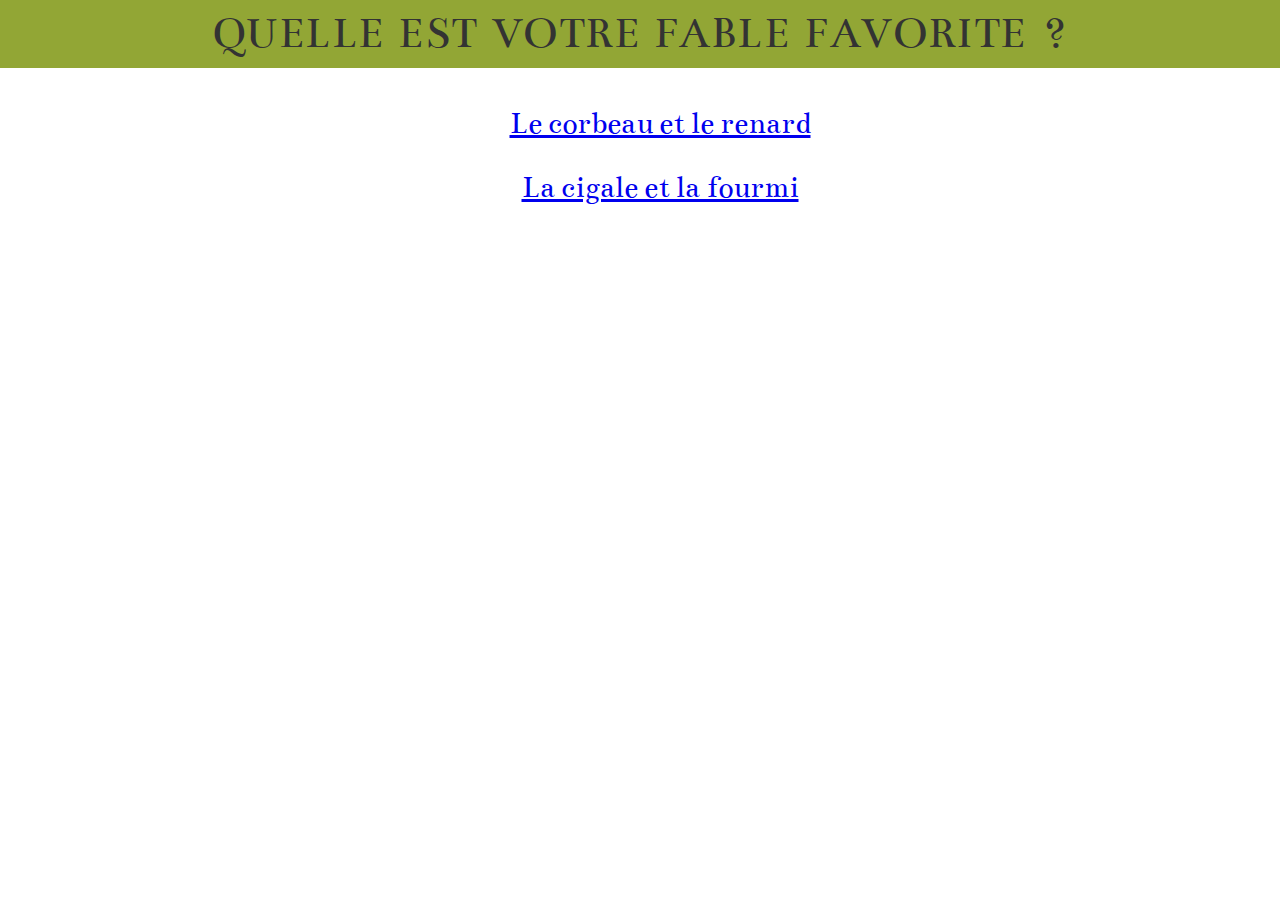
<file: index.html>
<!DOCTYPE html>
<html lang="fr">

    <head>
        <meta charset="utf-8">
        <meta
            name="description"
            content="Les fables de la fontaine, page d’orientation"
        >
        <meta
            name="keywords"
            content="fables, la fontaine, cigale, fourmi"
        >
        <meta
            name="author"
            content="TECG-CPW"
        >
        <title>Choisissez votre fâble de Jean de La Fontaine</title>
        <link
            rel="stylesheet"
            href="./css/styles.css"
        >
    </head>

    <body>
        <h1>Quelle est votre fable favorite&nbsp;?</h1>
        <ul id="menu">
            <li><a href="./html/corbeau.html">Le corbeau et le renard</a></li>
            <li><a href="./html/cigale.html">La cigale et la fourmi</a></li>
        </ul>
    </body>

</html>
</file>
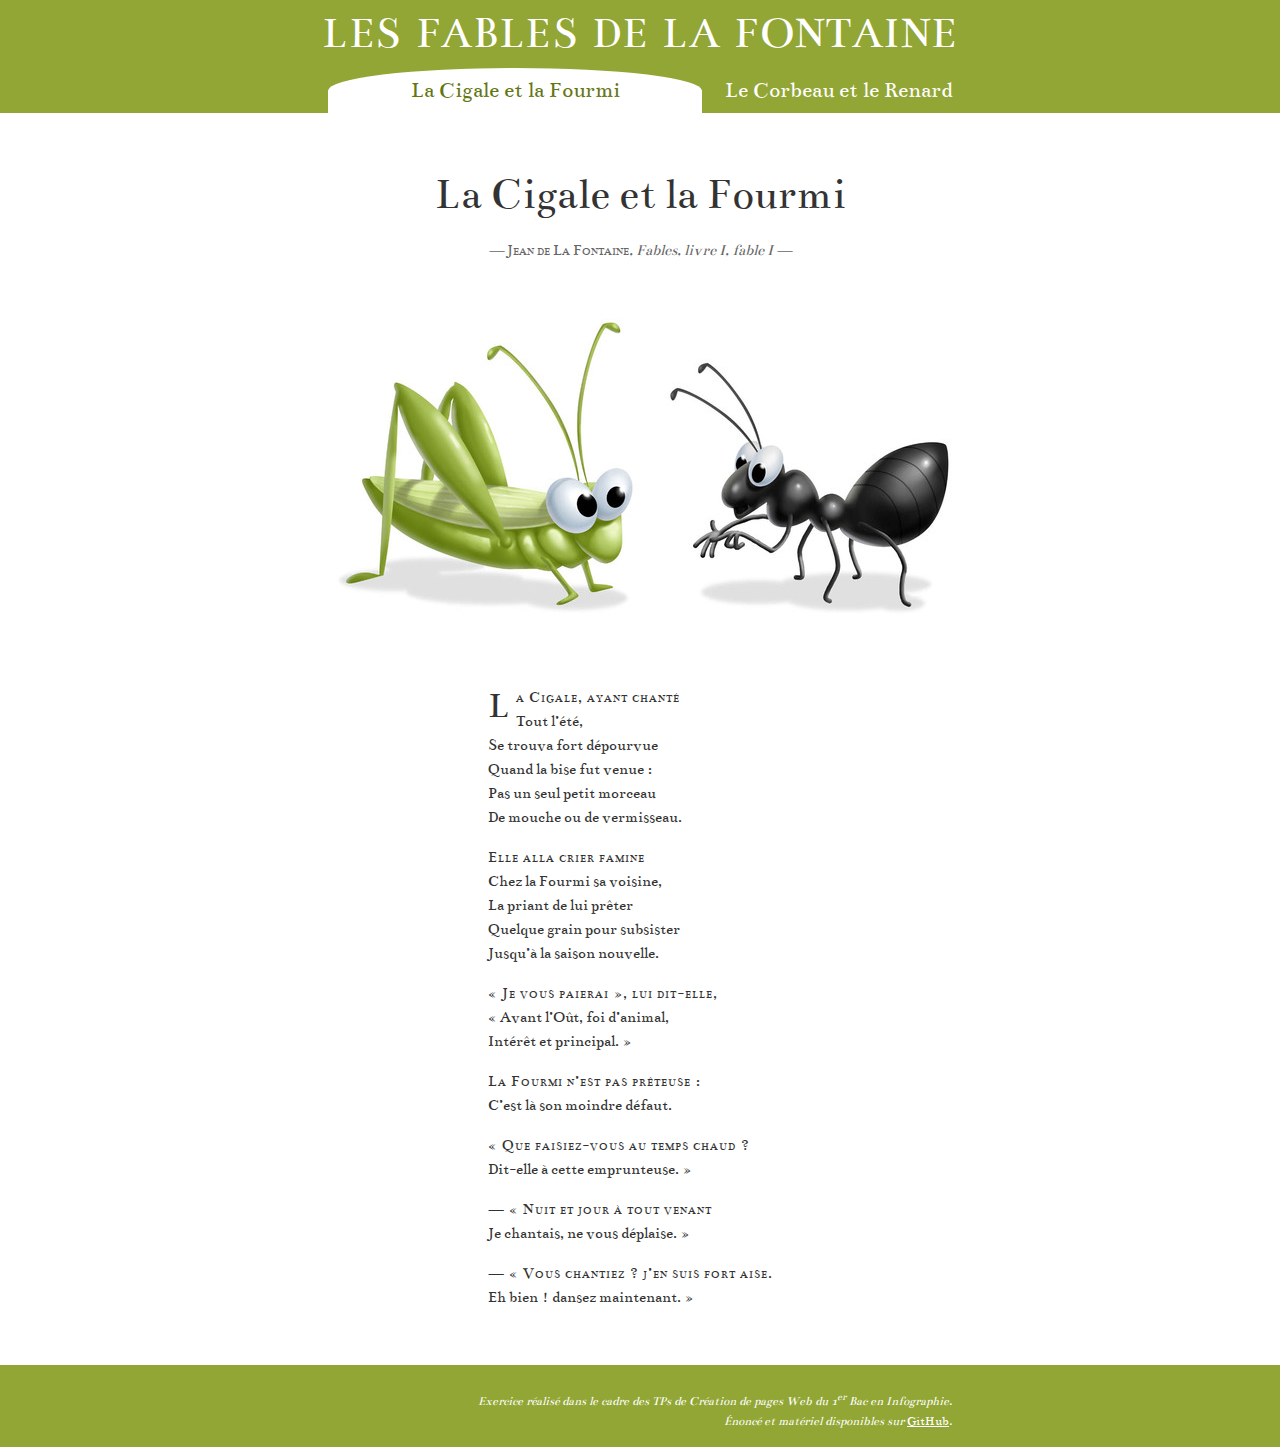
<file: html/cigale.html>
<!-- 
	Exercice original proposé par P. Worontzoff
	Version revue pour labo HTML 10/2021
-->
<!DOCTYPE html>
<html lang="fr">

    <head>
        <meta charset="UTF-8">
        <title>
            La Cigale et la Fourmi – Fables de La Fontaine
        </title>
        <meta
            name="author"
            content="TECG-CPW"
        >
        <meta
            name="keywords"
            content="Fables de La Fontaine, Jean de Lafontaine, fables, cigale et fourmi, cigale, fourmi"
        >
        <meta
            name="description"
            content="La Cigale et la Fourmi est la première fable du livre I de Jean de La Fontaine située dans le premier recueil des Fables de La Fontaine édité en 1668."
        >
        <link
            rel="stylesheet"
            href="../css/styles.css"
        >
    </head>

    <body>
        <header>
            <h1>
                Les fables de La Fontaine
            </h1>
            <nav>
                <h2>
                    Menu principal
                </h2>
                <ul>
                    <li class="active">
                        <a href="#">La Cigale et la Fourmi</a>
                    </li>
                    <li>
                        <a
                            href="./corbeau.html"
                            title="Lire la fable Le Corbeau et le Renard"
                        >Le Corbeau et le Renard</a>
                    </li>
                </ul>
            </nav>
        </header>
        <main>
            <article>
                <h2>
                    La Cigale et la Fourmi
                </h2>
                <p class="source">
                    <cite class="author">Jean de La Fontaine</cite>, <cite class="work">Fables, livre I, fable I</cite>
                </p>
                <figure>
                    <img
                        src="../img/cigale-fourmi.jpg"
                        width="640"
                        height="320"
                        alt="La cigale et la fourmi en pleine discussion"
                        title="La Cigale et la Fourmi - illustration"
                    >
                </figure>
                <blockquote>
                    <p>
                        La Cigale, ayant chanté<br>
                        Tout l’été,<br>
                        Se trouva fort dépourvue<br>
                        Quand la bise fut venue&nbsp;:<br>
                        Pas un seul petit morceau<br>
                        De mouche ou de vermisseau.
                    </p>
                    <p>
                        Elle alla crier famine<br>
                        Chez la Fourmi sa voisine,<br>
                        La priant de lui prêter<br>
                        Quelque grain pour subsister<br>
                        Jusqu’à la saison nouvelle.
                    </p>
                    <p>
                        <q>Je vous paierai</q>, lui dit-elle,<br>
                        <q>Avant l’Oût, foi d’animal,<br>
                           Intérêt et principal.</q>
                    </p>
                    <p>
                        La Fourmi n’est pas prêteuse&nbsp;:<br>
                        C’est là son moindre défaut.
                    </p>
                    <p>
                        <q>Que faisiez-vous au temps chaud&nbsp;?<br>
                           Dit-elle à cette emprunteuse.</q>
                    </p>
                    <p>
                        &mdash; <q>Nuit et jour à tout venant<br>
                                   Je chantais, ne vous déplaise.</q>
                    </p>
                    <p>
                        &mdash; <q>Vous chantiez&nbsp;? j’en suis fort aise.<br>
                                   Eh bien&nbsp;! dansez maintenant.</q>
                    </p>
                </blockquote>
            </article>
        </main>
        <footer>
            <p>
                Exercice réalisé dans le cadre des TPs de Création de pages Web du 1<sup>er</sup> Bac en Infographie.
            </p>
            <p>
                Énoncé et matériel disponibles sur <a href="https://github.com/hepl-cpw/html-fab-lafontaine">GitHub</a>.
            </p>
        </footer>
    </body>

</html>
</file>
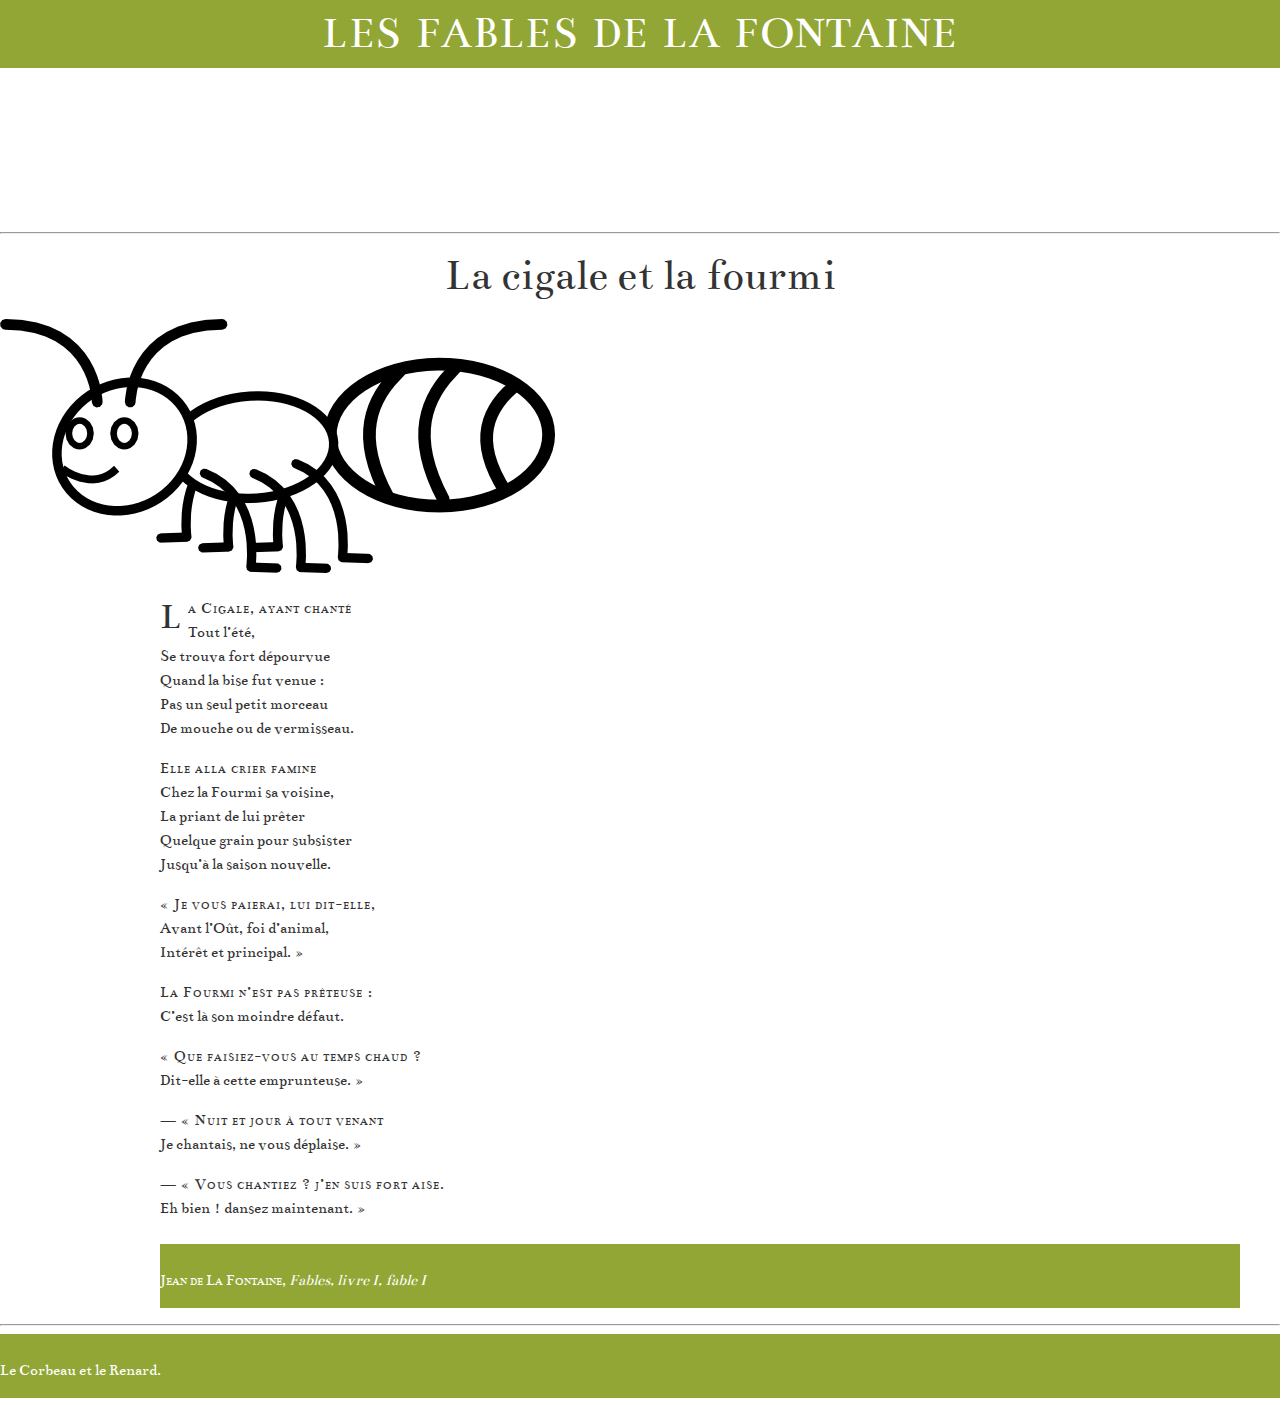
<file: html/cigale2.html>
<!DOCTYPE html>
<html lang="fr">
	<head>
		<meta charset="UTF-8" />
		<title>Fables de La Fontaine - La Cigale et la Fourmi</title>
		<link rel="stylesheet" href="../css/screen.css">
	</head>
	<body>	
	    <header>
	    	<h1>Les Fables de La Fontaine</h1>
	    	<h2>Bienvenue&nbsp;!</h2>
	    	<p>
	    		Envie d’une petite fable de La Fontaine&nbsp;? Ce site est là pour vous en proposer&nbsp;!  
	    	</p>
	    	<p>
	    		Bonne visite, bonne lecture&nbsp;!
	    	</p>
		</header>
		<hr>
		<section>
			<h2>La cigale et la fourmi</h2>
			<img src="../img/ant.png" width="555" height="254" alt="dessin schématique en noir et blanc de la fourmi" title="La Cigale et la Fourmi - illustration" />
			<blockquote>
				<p>
					La Cigale, ayant chanté<br>
					Tout l’été,<br>
					Se trouva fort dépourvue<br>
					Quand la bise fut venue&nbsp;:<br>
					Pas un seul petit morceau<br>
					De mouche ou de vermisseau.
				</p>
				<p>
					Elle alla crier famine<br>
					Chez la Fourmi sa voisine,<br>
					La priant de lui prêter<br>
					Quelque grain pour subsister<br>
					Jusqu’à la saison nouvelle.
				</p>
				<p>
					<q>Je vous paierai, lui dit-elle,<br>
					Avant l’Oût, foi d’animal,<br>
					Intérêt et principal.</q>
				</p>
				<p>
					La Fourmi n’est pas prêteuse&nbsp;:<br>
					C’est là son moindre défaut.
				</p>
				<p>
					<q>Que faisiez-vous au temps chaud&nbsp;?<br>
					Dit-elle à cette emprunteuse.</q>
				</p>
				<p>
					&mdash; <q>Nuit et jour à tout venant<br>
					Je chantais, ne vous déplaise.</q>
				</p>
				<p>
					&mdash; <q>Vous chantiez&nbsp;? j’en suis fort aise.<br>
					Eh bien&nbsp;! dansez maintenant.</q>
				</p>
				<footer>
					<cite class="author">Jean de La Fontaine</cite>, <cite class="work">Fables, livre I, fable I</cite>
				</footer>
			</blockquote>
		</section>
		<hr>
		<footer>
			<nav>
				<h2>À lire aussi</h2>
				<a href="corbeau.html" title="Lire la fable Le Corbeau et le Renard">Le Corbeau et le Renard</a>.
			</nav>
		</footer>
	</body>
</html>
</file>
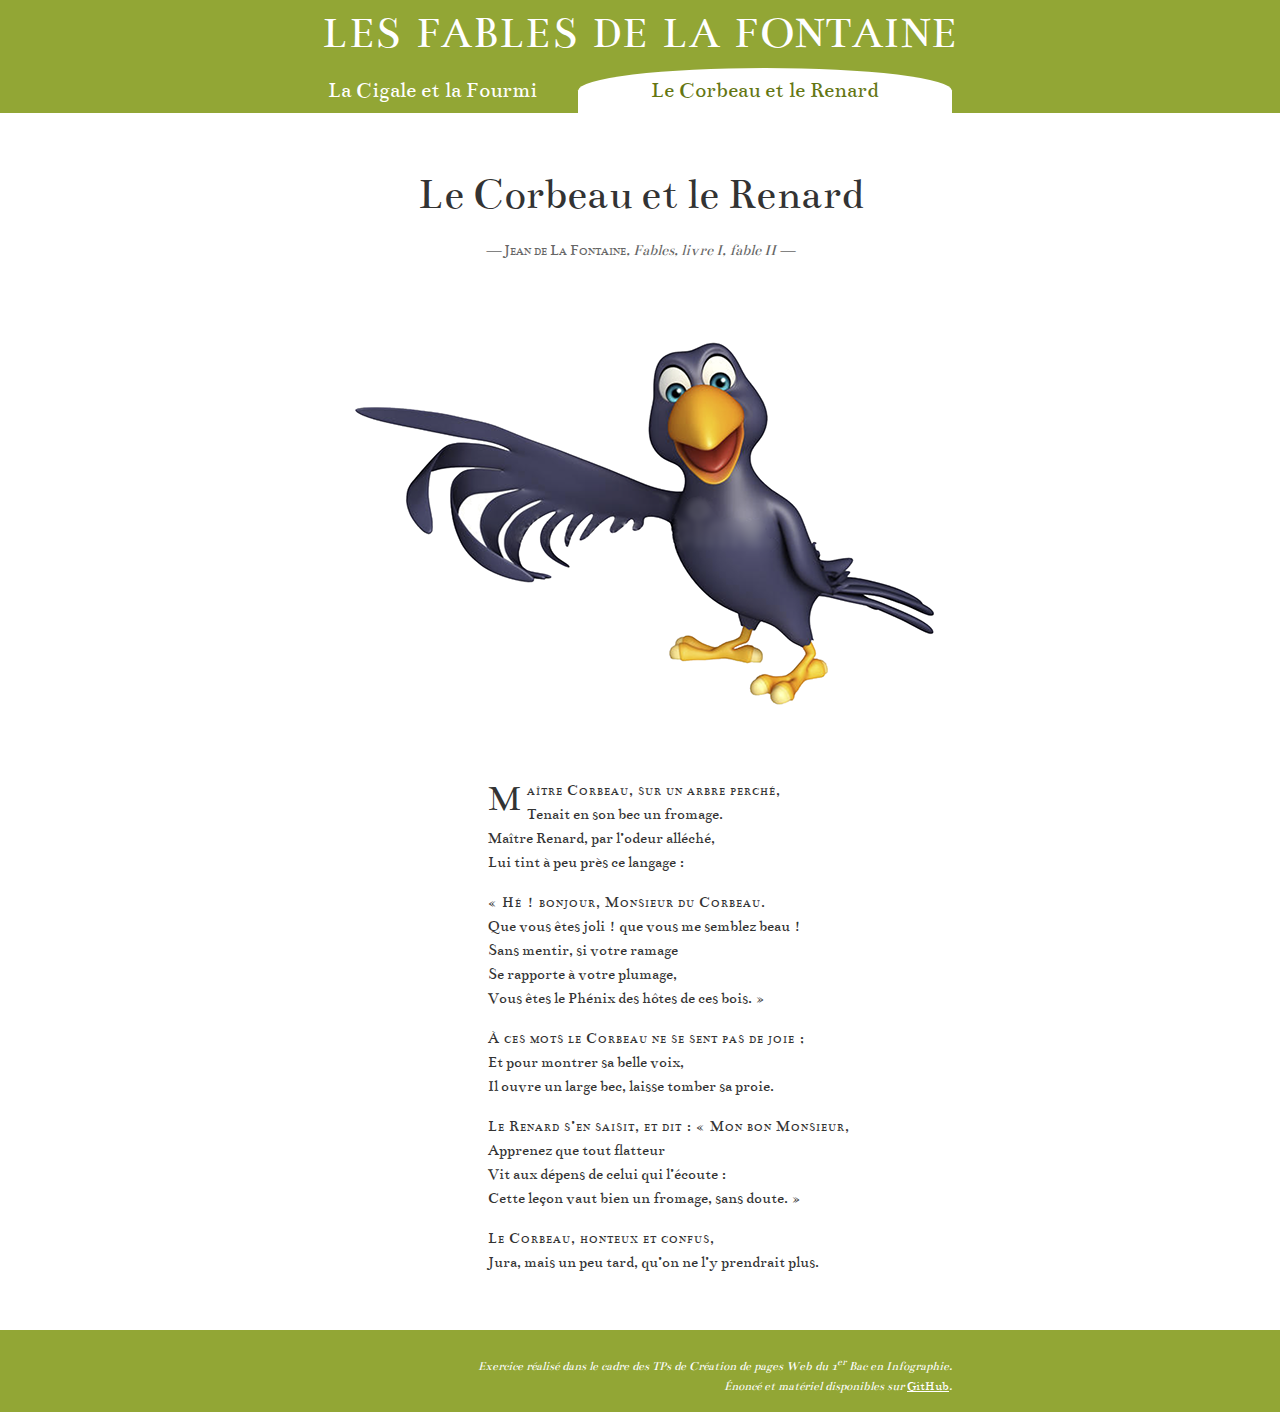
<file: html/corbeau.html>
<!DOCTYPE html>
<html lang="fr">

    <head>
        <meta charset="UTF-8">
        <title>
            Le Corbeau et le Renard - Fables de La Fontaine
        </title>
        <meta
            name="author"
            content="TECG-CPW"
        >
        <meta
            name="keywords"
            content="Fables de La Fontaine, Jean de La fontaine, fables, corbeau et renard, corbeau, renard"
        >
        <meta
            name="description"
            content="Le Corbeau et le Renard est la deuxième fable du livre I de Jean de La Fontaine située dans le premier recueil des Fables de La Fontaine édité en 1668."
        >
        <link
            rel="stylesheet"
            href="../css/styles.css"
        >
    </head>

    <body>
        <header>
            <h1>
                Les fables de La Fontaine
            </h1>
            <nav>
                <h2>
                    Menu principal
                </h2>
                <ul>
                    <li>
                        <a href="./cigale.html">La Cigale et la Fourmi</a>
                    </li>
                    <li class="active">
                        <a
                            href="#"
                            title="Lire la fable Le Corbeau et le Renard"
                        >Le Corbeau et le Renard</a>
                    </li>
                </ul>
            </nav>
        </header>
        <main>
            <article>
                <h2>Le Corbeau et le Renard</h2>
                <p class="source">
                    <cite class="author">Jean de La Fontaine</cite>, <cite class="work">Fables, livre I, fable II</cite>
                </p>
                <figure>
                    <img
                        src="../img/corbeau.png"
                        width="641"
                        height="413"
                        alt="Le corbeau, bec ouvert, perdant son fromage"
                        title="Le Corbeau et le Renard - illustration"
                    >
                </figure>
                <blockquote>
                    <p>
                        Maître Corbeau, sur un arbre perché,<br>
                        Tenait en son bec un fromage.<br>
                        Maître Renard, par l’odeur alléché,<br>
                        Lui tint à peu près ce langage&nbsp;:
                    </p>
                    <p>
                        <q>Hé&nbsp;! bonjour, Monsieur du Corbeau.<br>
                           Que vous êtes joli&nbsp;! que vous me semblez beau&nbsp;!<br>
                           Sans mentir, si votre ramage<br>
                           Se rapporte à votre plumage,<br>
                           Vous êtes le Phénix des hôtes de ces bois.</q>
                    </p>
                    <p>
                        À ces mots le Corbeau ne se sent pas de joie&nbsp;;<br>
                        Et pour montrer sa belle voix,<br>
                        Il ouvre un large bec, laisse tomber sa proie.
                    </p>
                    <p>
                        Le Renard s’en saisit, et dit&nbsp;: <q>Mon bon Monsieur,<br>
                                                                Apprenez que tout flatteur<br>
                                                                Vit aux dépens de celui qui l’écoute&nbsp;:<br>
                                                                Cette leçon vaut bien un fromage, sans doute.</q>
                    </p>
                    <p>
                        Le Corbeau, honteux et confus,<br>
                        Jura, mais un peu tard, qu’on ne l’y prendrait plus.
                    </p>
                </blockquote>
            </article>
        </main>
        <footer>
            <p>
                Exercice réalisé dans le cadre des TPs de Création de pages Web du 1<sup>er</sup> Bac en Infographie.
            </p>
            <p>
                Énoncé et matériel disponibles sur <a href="https://github.com/hepl-cpw/html-fab-lafontaine">GitHub</a>.
            </p>
        </footer>
    </body>

</html>
</file>
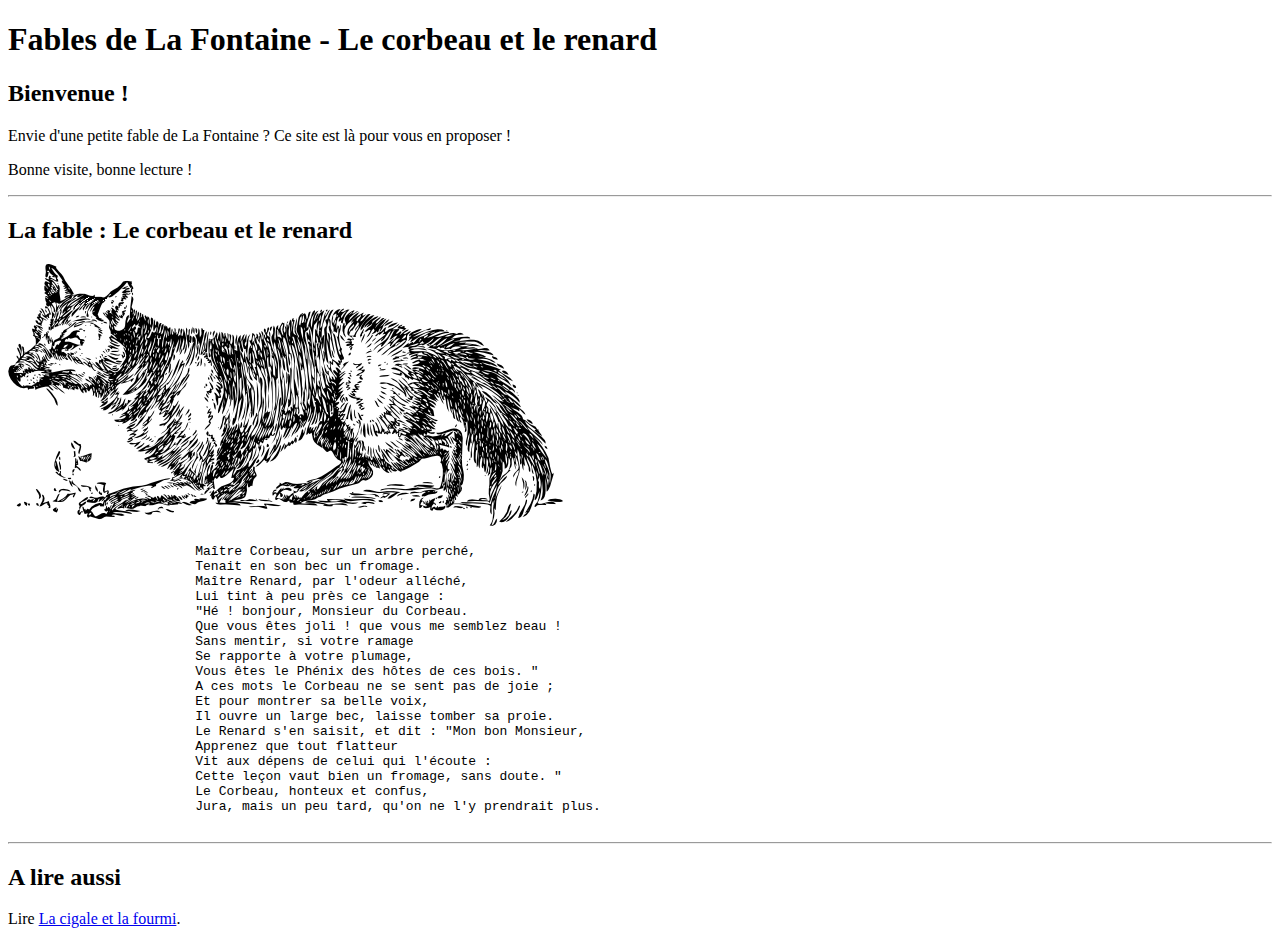
<file: html/corbeau_A MODIFIER.html>
<!DOCTYPE html>
<html lang="fr">
<head>
	<meta charset="UTF-8" />
	<title>Fables de La Fontaine - Le corbeau et le renard</title>
</head>
<body>
	<h1>Fables de La Fontaine - Le corbeau et le renard</h1>
    <header>
    	<h2>Bienvenue !</h2>
    	<p>
    		Envie d'une petite fable de La Fontaine ? Ce site est là pour vous en proposer !  
    	</p>
    	<p>
    		Bonne visite, bonne lecture !
    	</p>
	</header>
	<hr>
	<section>
		<h2>La fable : Le corbeau et le renard</h2>
		<img src="../img/fox.png" width="555" height="263" alt="image du renard" title="Le Corbeau et le Renard - illustration" />
		<pre>
			Maître Corbeau, sur un arbre perché,
			Tenait en son bec un fromage.
			Maître Renard, par l'odeur alléché,
			Lui tint à peu près ce langage :
			"Hé ! bonjour, Monsieur du Corbeau.
			Que vous êtes joli ! que vous me semblez beau !
			Sans mentir, si votre ramage
			Se rapporte à votre plumage,
			Vous êtes le Phénix des hôtes de ces bois. "
			A ces mots le Corbeau ne se sent pas de joie ;
			Et pour montrer sa belle voix,
			Il ouvre un large bec, laisse tomber sa proie.
			Le Renard s'en saisit, et dit : "Mon bon Monsieur,
			Apprenez que tout flatteur
			Vit aux dépens de celui qui l'écoute :
			Cette leçon vaut bien un fromage, sans doute. "
			Le Corbeau, honteux et confus,
			Jura, mais un peu tard, qu'on ne l'y prendrait plus.
		</pre>
	</section>
	<hr>
	<footer>
		<nav>
			<h2>A lire aussi</h2>
			Lire <a href="cigale.html">La cigale et la fourmi</a>.
		</nav>
	</footer>
</body>
</html>
</file>
<file: css/styles.css>
@import url(https://fonts.bunny.net/css?family=bentham:400);

body{
	font:16px/1.5  Bentham, Baskerville, "Baskerville Old Face", "Times New Roman", Times, serif;
	color: #333;
	min-height: 100vh;
	display: flex;
	flex-direction: column;
}
body, header, main, footer, nav{
	margin: 0;
	padding: 0;
}
#menu{
	font-size: 2em;
	text-align: center;
	list-style: none;
	margin-top: 2rem;
	display: flex;
	flex-direction: column;
	row-gap: 1rem;
}

header, footer, header a{
	/*background-color: #22D18D;*/
	color: white;
}
header{
	/*background: url("ricepaper.png") rgba(114,138,126,0.22);*/
	/* rgba(57, 196, 142, 0.22) #19BC9D */
}
footer{
	margin-top: auto;
}
h1, nav, footer{
	background-color: rgb(146,166,53);  /* rgba(123,142,34,.9), rgba(25,188,157,0.7), rgba(57,196,142,0.5)*/
}
main, nav ul, footer p{
	width:90%;
	max-width:39rem;
}
main{
	margin: 3em auto 2em;
}
nav ul, footer p{
	margin: 0 auto;
}
blockquote{
	margin-left:10em;
}
q{
	quotes:"«\00A0" "\00A0»";
}
p{
	margin: 1em 0;
}
nav ul{
	display: flex;
	list-style-type: none;
	margin: 0 auto;
	padding: 0;
}
nav li{
	flex: 1;
	font-size: 1.414em;
	padding: 0.25em 0;
}
nav li:first-child{
	text-align: left;
}
nav li:last-child{
	text-align: right;
}
nav a{
	text-decoration: none;
}
nav li.active{
	flex:1.5;
	text-align: center;
	background-color: white;
	border-radius: 50% 50% 0 0 ;
}
nav li.active a{
	color: rgb(100,118,19); /* rgb(146,166,53) */
}
nav a:hover{
	border-bottom: 2px solid white;
}
nav li.active a:hover{
	border-color: rgb(146,166,53);
}
h1, h2, p.source{
	font-weight: normal;
	text-align: center;	
}
h1{
	font-size: 2.83em; /* 4em */
	/*font-family: Parisienne;*/
	/*font-variant: small-caps;*/
	text-transform: uppercase;
	letter-spacing: 0.01em;
	word-spacing: 0.1em;
	margin: 0;
}
h2{
	font-size: 2.83em;
	margin: 0 0 0.2em;	
}
p.source{
	font-size: 1em;
	font-style: italic;	
	color: #666;
	margin: 0 0 2em;
}
p.source:before {
	content: '— ';
}
p.source:after {
	content: ' —';
}
.author{
	font-style:normal; font-variant:small-caps;
}
figure{
	text-align: center;
	margin: 3em 0;
}
blockquote footer{
	margin-top:1em;
}
blockquote p:first-child:first-letter {
		float: left;
		font-size: 38px;
		line-height: 1;
		margin: 2px 5px 0 0;
}
blockquote p:first-line {
	font-variant: small-caps;
	letter-spacing: 1px;
}
blockquote p:last-of-type {
	margin-bottom: 1.5em;
}
nav h2{
	/* display:none; */
	position: absolute !important;
	width: 1px !important;
	height: 1px !important;
	padding: 0 !important;
	margin: -1px !important; /* Fix for https://github.com/twbs/bootstrap/issues/25686 */
	overflow: hidden !important;
	clip: rect(0, 0, 0, 0) !important;
	white-space: nowrap !important;
	border: 0 !important;
}
footer{
	padding: 1.5em 0 1em;
}
footer p{
	font-size: 0.8em;
	text-align: right;
	font-style: italic;
}
footer a{
	color: white;
	font-style: normal;	
}
</file>
<file: css/screen.css>
@import url('https://fonts.googleapis.com/css?family=Bentham');
/*@import url('https://fonts.googleapis.com/css?family=Parisienne');
*/
body{
	font:16px/1.5  Bentham, Baskerville, "Baskerville Old Face", "Times New Roman", Times, serif;
	color: #333;
}
body, header, main, footer, nav{
	margin: 0;
	padding: 0;
}
header, footer, header a{
	/*background-color: #22D18D;*/
	color: white;
}
header{
	/*background: url("ricepaper.png") rgba(114,138,126,0.22);*/
	/* rgba(57, 196, 142, 0.22) #19BC9D */
}
h1, nav, footer{
	background-color: rgb(146,166,53);  /* rgba(123,142,34,.9), rgba(25,188,157,0.7), rgba(57,196,142,0.5)*/
}
main, nav ul, footer p{
	width:90%;
	max-width:39rem;
}
main{
	margin: 3em auto 2em;
}
nav ul, footer p{
	margin: 0 auto;
}
blockquote{
	margin-left:10em;
}
q{
	quotes:"«\00A0" "\00A0»";
}
p{
	margin: 1em 0;
}
nav ul{
	display: flex;
	list-style-type: none;
	margin: 0 auto;
	padding: 0;
}
nav li{
	flex: 1;
	font-size: 1.414em;
	padding: 0.25em 0;
}
nav li:first-child{
	text-align: left;
}
nav li:last-child{
	text-align: right;
}
nav a{
	text-decoration: none;
}
nav li.active{
	flex:1.5;
	text-align: center;
	background-color: white;
	border-radius: 50% 50% 0 0 ;
}
nav li.active a{
	color: rgb(100,118,19); /* rgb(146,166,53) */
}
nav a:hover{
	border-bottom: 2px solid white;
}
nav li.active a:hover{
	border-color: rgb(146,166,53);
}
h1, h2, p.source{
	font-weight: normal;
	text-align: center;	
}
h1{
	font-size: 2.83em; /* 4em */
	/*font-family: Parisienne;*/
	/*font-variant: small-caps;*/
	text-transform: uppercase;
	letter-spacing: 0.01em;
	word-spacing: 0.1em;
	margin: 0;
}
h2{
	font-size: 2.83em;
	margin: 0 0 0.2em;	
}
p.source{
	font-size: 1em;
	font-style: italic;	
	color: #666;
	margin: 0 0 2em;
}
p.source:before {
	content: '— ';
}
p.source:after {
	content: ' —';
}
.author{
	font-style:normal; font-variant:small-caps;
}
figure{
	text-align: center;
	margin: 3em 0;
}
blockquote footer{
	margin-top:1em;
}
blockquote p:first-child:first-letter {
		float: left;
		font-size: 38px;
		line-height: 1;
		margin: 2px 5px 0 0;
}
blockquote p:first-line {
	font-variant: small-caps;
	letter-spacing: 1px;
}
blockquote p:last-of-type {
	margin-bottom: 1.5em;
}
nav h2{
	// display:none;
	position: absolute !important;
	width: 1px !important;
	height: 1px !important;
	padding: 0 !important;
	margin: -1px !important; // Fix for https://github.com/twbs/bootstrap/issues/25686
	overflow: hidden !important;
	clip: rect(0, 0, 0, 0) !important;
	white-space: nowrap !important;
	border: 0 !important;
}
footer{
	padding: 1.5em 0 1em;
}
footer p{
	font-size: 0.8em;
	text-align: right;
	font-style: italic;
}
footer a{
	color: white;
	font-style: normal;	
}
</file>
